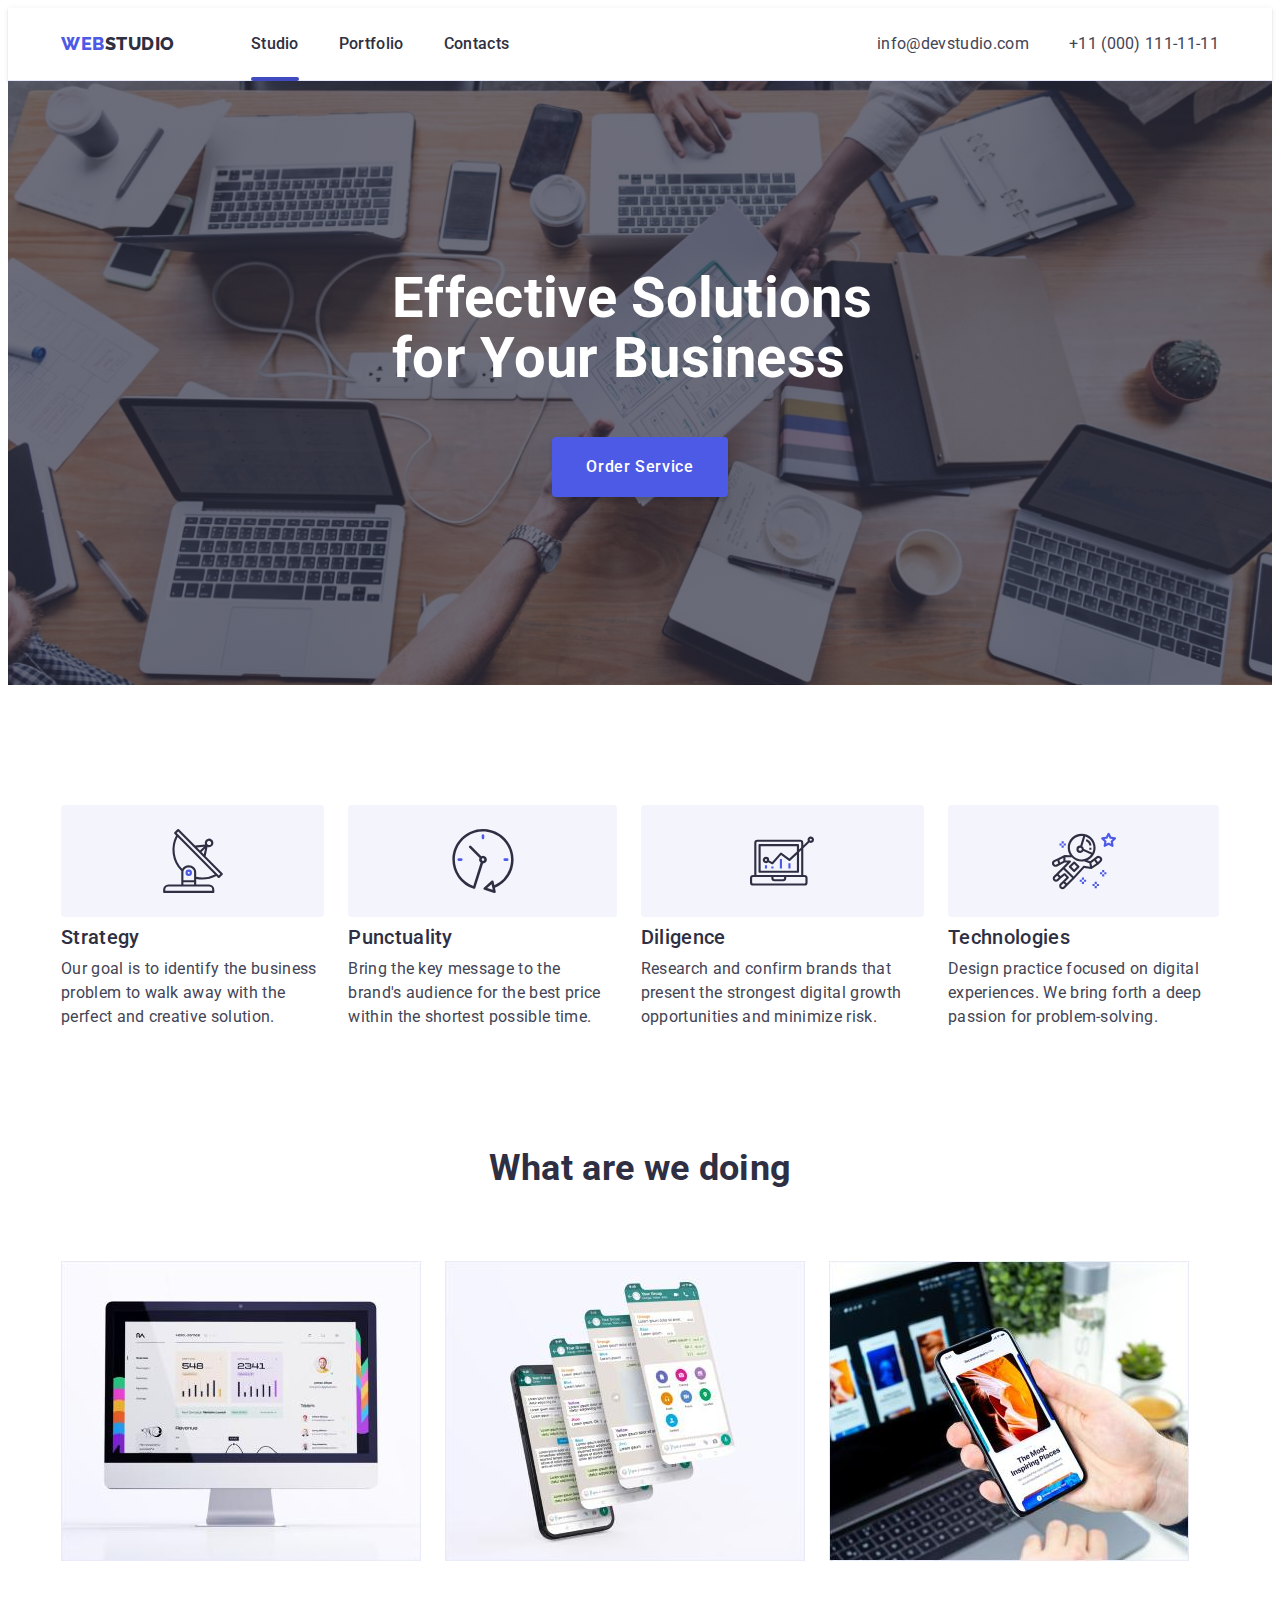
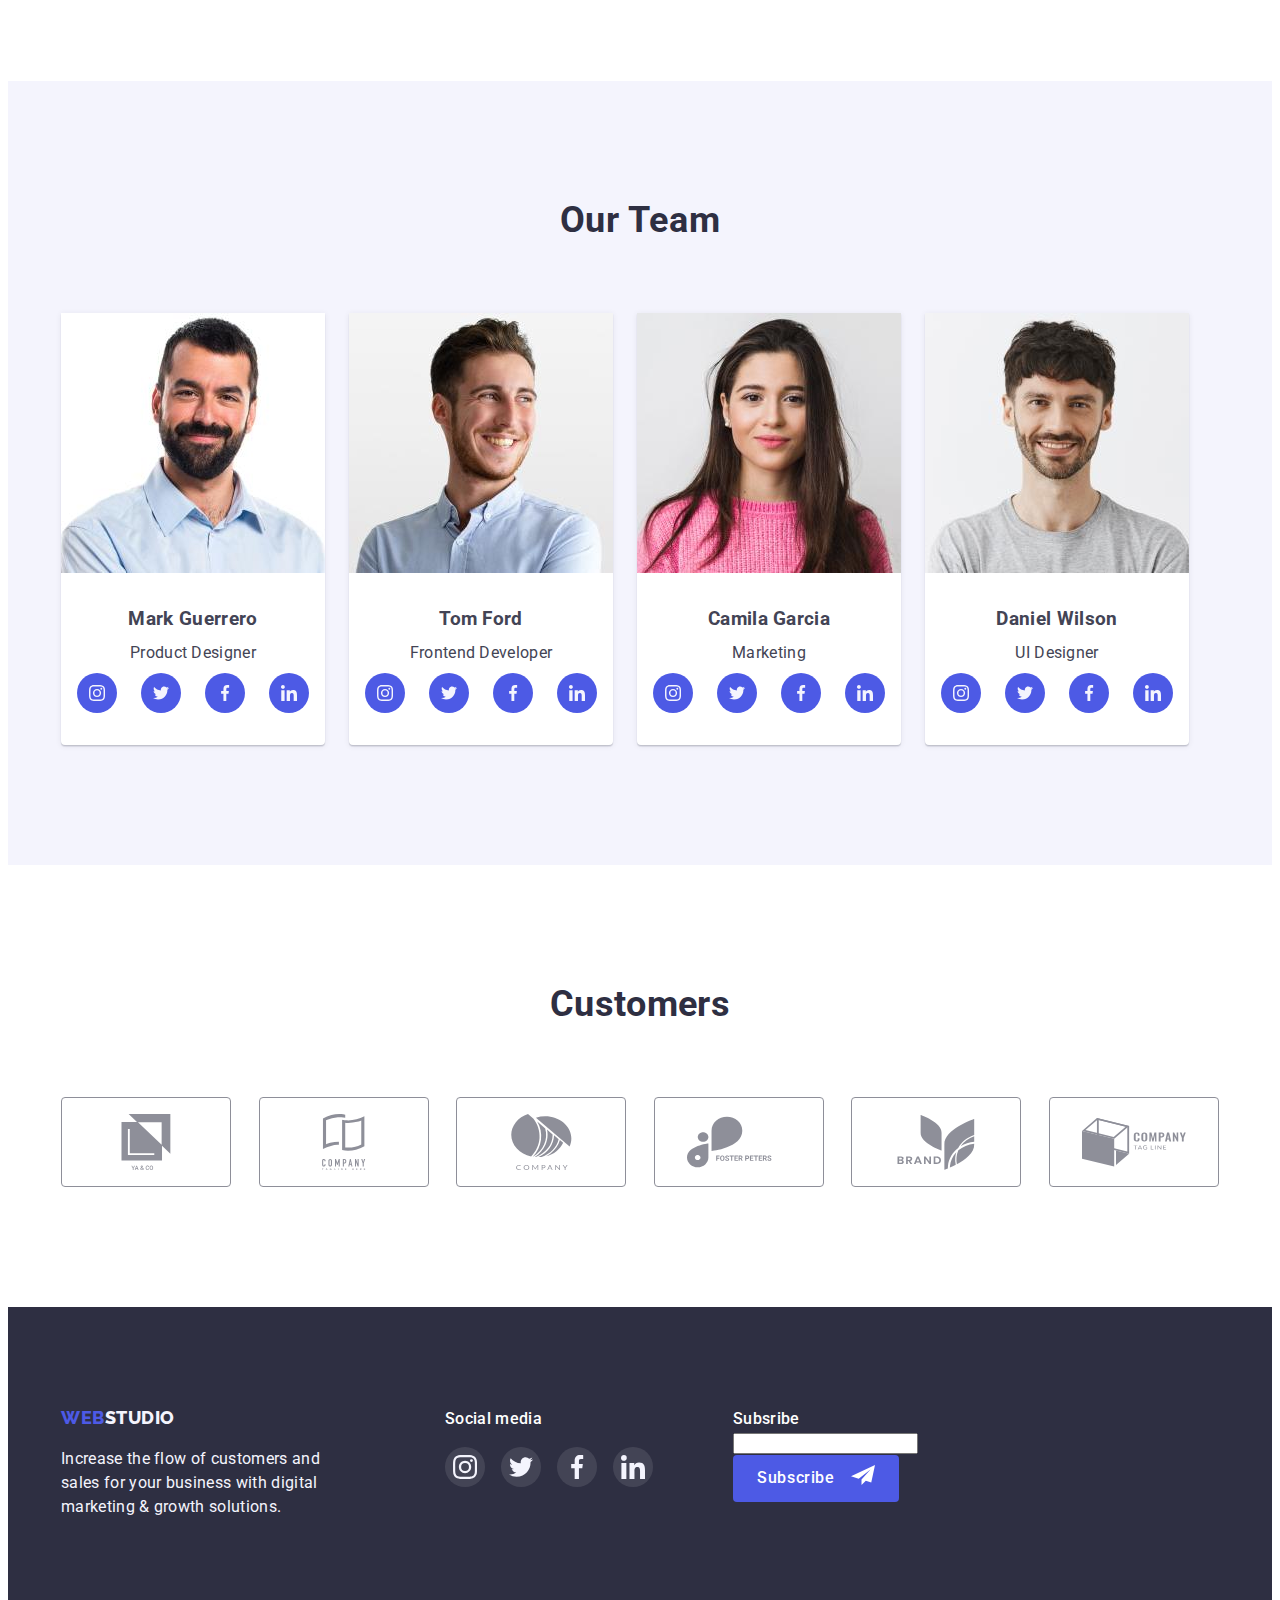
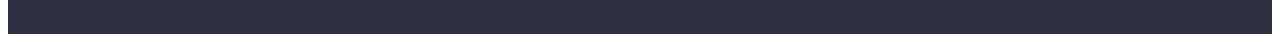
<file: index.html>
<!DOCTYPE html>
<html lang="en">
  <head>
    <meta charset="UTF-8" />
    <meta http-equiv="X-UA-Compatible" content="IE=edge" />
    <meta name="viewport" content="width=device-width, initial-scale=1.0" />
    <link rel="preconnect" href="https://fonts.googleapis.com" />
    <link rel="preconnect" href="https://fonts.gstatic.com" crossorigin />
    <link
      href="https://fonts.googleapis.com/css2?family=Raleway:wght@800&family=Roboto:wght@400;500;700;900&display=swap"
      rel="stylesheet"
    />
    <link
      rel="stylesheet"
      href="https://cdnjs.cloudflare.com/ajax/libs/modern-normalize/1.1.0/modern-normalize.min.css"
      integrity="sha512-wpPYUAdjBVSE4KJnH1VR1HeZfpl1ub8YT/NKx4PuQ5NmX2tKuGu6U/JRp5y+Y8XG2tV+wKQpNHVUX03MfMFn9Q=="
      crossorigin="anonymous"
      referrerpolicy="no-referrer"
    />
    <link rel="stylesheet" href="./css/styles.css" />
    <title>Web Studio</title>
  </head>

  <body>
    <header class="header">
      <div class="container header-container">
        <nav class="nav-items">
          <a class="logo link" href="./index.html"
            >Web<span class="nav-logo-studio">Studio</span></a
          >
          <ul class="list nav-list">
            <li class="">
              <a class="link current" href="./index.html">Studio</a>
            </li>
            <li class="">
              <a class="link" href="./portfolio.html">Portfolio</a>
            </li>
            <li class=""><a class="link" href="">Contacts</a></li>
          </ul>
        </nav>
        <address class="contact">
          <ul class="list contact-list">
            <li class="">
              <a class="link" href="mailto:info@devstudio.com"
                >info@devstudio.com</a
              >
            </li>
            <li>
              <a class="link" href="tel:+110001111111">+11 (000) 111-11-11</a>
            </li>
          </ul>
        </address>
      </div>
    </header>
    <main>
      <section class="hero hero-wrap">
        <div class="container">
          <h1 class="hero-title">Effective Solutions for Your Business</h1>
          <button class="btn hero-btn" data-modal-open type="button">
            Order Service
          </button>
        </div>
      </section>
      <section class="section">
        <div class="container">
          <h2 class="hidden-title" hidden>skills</h2>
          <ul class="list skills-box">
            <li class="list-item icon-antena">
              <h3 class="skills-title">Strategy</h3>
              <p class="skills-text">
                Our goal is to identify the business problem to walk away with
                the perfect and creative solution.
              </p>
            </li>
            <li class="list-item icon-clock">
              <h3 class="skills-title">Punctuality</h3>
              <p class="skills-text">
                Bring the key message to the brand's audience for the best price
                within the shortest possible time.
              </p>
            </li>
            <li class="list-item icon-diagram">
              <h3 class="skills-title">Diligence</h3>
              <p class="skills-text">
                Research and confirm brands that present the strongest digital
                growth opportunities and minimize risk.
              </p>
            </li>
            <li class="list-item icon-astronaut">
              <h3 class="skills-title">Technologies</h3>
              <p class="skills-text">
                Design practice focused on digital experiences. We bring forth a
                deep passion for problem-solving.
              </p>
            </li>
          </ul>
        </div>
      </section>
      <section class="work-section">
        <div class="container works-box">
          <h2 class="works-title">What are we doing</h2>
          <ul class="list">
            <li>
              <img
                src="./images/img1.jpg"
                width="360"
                height="300"
                alt="mac-monitor"
              />
            </li>
            <li>
              <img
                src="./images/img2.jpg"
                width="360"
                height="300"
                alt="many-sites-on-phone"
              />
            </li>
            <li>
              <img
                src="./images/img3.jpg"
                width="360"
                height="300"
                alt="phone-in-hand-notebook-background"
              />
            </li>
          </ul>
        </div>
      </section>
      <section class="team section">
        <div class="container">
          <h2 class="team-title">Our Team</h2>
          <ul class="list team-box">
            <li class="team-list-item">
              <img
                src="./images/mark.jpg"
                width="264"
                height="260"
                alt="photo-desinger"
              />
              <div class="team-card-text team-social">
                <h3 class="team-card-title">Mark Guerrero</h3>
                <p class="">Product Designer</p>
                <ul class="team-soc-list list">
                  <li class="team-soc-item">
                    <a class="team-soc-link link" href=""
                      ><svg class="team-soc-icon" width="16" height="16">
                        <use
                          href="./images/icons/sprite-icons.svg#icon-instagram"
                        ></use></svg
                    ></a>
                  </li>
                  <li class="team-soc-item">
                    <a class="team-soc-link link" href=""
                      ><svg class="team-soc-icon" width="16" height="16">
                        <use
                          href="./images/icons/sprite-icons.svg#icon-twitter"
                        ></use></svg
                    ></a>
                  </li>
                  <li class="team-soc-item">
                    <a class="team-soc-link link" href=""
                      ><svg class="team-soc-icon" width="16" height="16">
                        <use
                          href="./images/icons/sprite-icons.svg#icon-facebook"
                        ></use></svg
                    ></a>
                  </li>
                  <li class="team-soc-item">
                    <a class="team-soc-link link" href=""
                      ><svg class="team-soc-icon" width="16" height="16">
                        <use
                          href="./images/icons/sprite-icons.svg#icon-linkedin"
                        ></use></svg
                    ></a>
                  </li>
                </ul>
              </div>
            </li>
            <li class="team-list-item">
              <img
                src="./images/tom.jpg"
                width="264"
                height="260"
                alt="photo-dev"
              />
              <div class="team-card-text team-social">
                <h3 class="team-card-title">Tom Ford</h3>
                <p class="">Frontend Developer</p>
                <ul class="team-soc-list list">
                  <li class="team-soc-item">
                    <a class="team-soc-link link" href=""
                      ><svg class="team-soc-icon" width="16" height="16">
                        <use
                          href="./images/icons/sprite-icons.svg#icon-instagram"
                        ></use></svg
                    ></a>
                  </li>
                  <li class="team-soc-item">
                    <a class="team-soc-link link" href=""
                      ><svg class="team-soc-icon" width="16" height="16">
                        <use
                          href="./images/icons/sprite-icons.svg#icon-twitter"
                        ></use></svg
                    ></a>
                  </li>
                  <li class="team-soc-item">
                    <a class="team-soc-link link" href=""
                      ><svg class="team-soc-icon" width="16" height="16">
                        <use
                          href="./images/icons/sprite-icons.svg#icon-facebook"
                        ></use></svg
                    ></a>
                  </li>
                  <li class="team-soc-item">
                    <a class="team-soc-link link" href=""
                      ><svg class="team-soc-icon" width="16" height="16">
                        <use
                          href="./images/icons/sprite-icons.svg#icon-linkedin"
                        ></use></svg
                    ></a>
                  </li>
                </ul>
              </div>
            </li>
            <li class="team-list-item">
              <img
                src="./images/camila.jpg"
                width="264"
                height="260"
                alt="photo-marketing"
              />
              <div class="team-card-text team-social">
                <h3 class="team-card-title">Camila Garcia</h3>
                <p class="">Marketing</p>
                <ul class="team-soc-list list">
                  <li class="team-soc-item">
                    <a class="team-soc-link link" href=""
                      ><svg class="team-soc-icon" width="16" height="16">
                        <use
                          href="./images/icons/sprite-icons.svg#icon-instagram"
                        ></use></svg
                    ></a>
                  </li>
                  <li class="team-soc-item">
                    <a class="team-soc-link link" href=""
                      ><svg class="team-soc-icon" width="16" height="16">
                        <use
                          href="./images/icons/sprite-icons.svg#icon-twitter"
                        ></use></svg
                    ></a>
                  </li>
                  <li class="team-soc-item">
                    <a class="team-soc-link link" href=""
                      ><svg class="team-soc-icon" width="16" height="16">
                        <use
                          href="./images/icons/sprite-icons.svg#icon-facebook"
                        ></use></svg
                    ></a>
                  </li>
                  <li class="team-soc-item">
                    <a class="team-soc-link link" href=""
                      ><svg class="team-soc-icon" width="16" height="16">
                        <use
                          href="./images/icons/sprite-icons.svg#icon-linkedin"
                        ></use></svg
                    ></a>
                  </li>
                </ul>
              </div>
            </li>
            <li class="team-list-item">
              <img
                src="./images/daniel.jpg"
                width="264"
                height="260"
                alt="photo-ui-desinger"
              />
              <div class="team-card-text team-social">
                <h3 class="team-card-title">Daniel Wilson</h3>
                <p class="">UI Designer</p>
                <ul class="team-soc-list list">
                  <li class="team-soc-item">
                    <a class="team-soc-link link" href=""
                      ><svg class="team-soc-icon" width="16" height="16">
                        <use
                          href="./images/icons/sprite-icons.svg#icon-instagram"
                        ></use></svg
                    ></a>
                  </li>
                  <li class="team-soc-item">
                    <a class="team-soc-link link" href=""
                      ><svg class="team-soc-icon" width="16" height="16">
                        <use
                          href="./images/icons/sprite-icons.svg#icon-twitter"
                        ></use></svg
                    ></a>
                  </li>
                  <li class="team-soc-item">
                    <a class="team-soc-link link" href=""
                      ><svg class="team-soc-icon" width="16" height="16">
                        <use
                          href="./images/icons/sprite-icons.svg#icon-facebook"
                        ></use></svg
                    ></a>
                  </li>
                  <li class="team-soc-item">
                    <a class="team-soc-link link" href=""
                      ><svg class="team-soc-icon" width="16" height="16">
                        <use
                          href="./images/icons/sprite-icons.svg#icon-linkedin"
                        ></use></svg
                    ></a>
                  </li>
                </ul>
              </div>
            </li>
          </ul>
        </div>
      </section>
      <section class="section clients">
        <div class="container">
          <h2 class="client-title">Customers</h2>
          <ul class="list client-list">
            <li>
              <a class="link link-clients" href=""
                ><svg class="client-icon" width="104" height="56">
                  <use
                    href="./images/icons/sprite-icons.svg#icon-group1"
                  ></use></svg
              ></a>
            </li>
            <li>
              <a class="link link-clients" href=""
                ><svg class="client-icon" width="104" height="56">
                  <use
                    href="./images/icons/sprite-icons.svg#icon-group2"
                  ></use></svg
              ></a>
            </li>
            <li>
              <a class="link link-clients" href=""
                ><svg class="client-icon" width="104" height="56">
                  <use
                    href="./images/icons/sprite-icons.svg#icon-group3"
                  ></use></svg
              ></a>
            </li>
            <li>
              <a class="link link-clients" href=""
                ><svg class="client-icon" width="104" height="56">
                  <use
                    href="./images/icons/sprite-icons.svg#icon-group4"
                  ></use></svg
              ></a>
            </li>
            <li>
              <a class="link link-clients" href=""
                ><svg class="client-icon" width="104" height="56">
                  <use
                    href="./images/icons/sprite-icons.svg#icon-group5"
                  ></use></svg
              ></a>
            </li>
            <li class="">
              <a class="link link-clients" href=""
                ><svg class="client-icon" width="104" height="56">
                  <use
                    href="./images/icons/sprite-icons.svg#icon-group6"
                  ></use></svg
              ></a>
            </li>
          </ul>
        </div>
      </section>
    </main>
    <footer class="footer">
      <div class="container">
        <div class="footer-content">
          <div class="footer-logo-text">
            <a class="logo link footer-logo" href="./index.html"
              >Web<span class="footer-logo-studio">Studio</span></a
            >
            <p class="footer-text">
              Increase the flow of customers and sales for your business with
              digital marketing & growth solutions.
            </p>
          </div>

          <div class="footer-soc-media-sub">
            <div class="footer-soc-media">
              <h3 class="title-soc-media">Social media</h3>
              <ul class="footer-soc-list list">
                <li class="footer-soc-item">
                  <a class="footer-soc-link link" href=""
                    ><svg class="footer-soc-icon" width="24" height="24">
                      <use
                        href="./images/icons/sprite-icons.svg#icon-instagram"
                      ></use></svg
                  ></a>
                </li>
                <li class="footer-soc-item">
                  <a class="footer-soc-link link" href=""
                    ><svg class="footer-soc-icon" width="24" height="24">
                      <use
                        href="./images/icons/sprite-icons.svg#icon-twitter"
                      ></use></svg
                  ></a>
                </li>
                <li class="footer-soc-item">
                  <a class="footer-soc-link link" href=""
                    ><svg class="footer-soc-icon" width="24" height="24">
                      <use
                        href="./images/icons/sprite-icons.svg#icon-facebook"
                      ></use></svg
                  ></a>
                </li>
                <li class="footer-soc-item">
                  <a class="footer-soc-link link" href=""
                    ><svg class="footer-soc-icon" width="24" height="24">
                      <use
                        href="./images/icons/sprite-icons.svg#icon-linkedin"
                      ></use></svg
                  ></a>
                </li>
              </ul>
            </div>
            <div class="subsribe">
              <h3 class="sub-title">Subsribe</h3>
              <form>
                <div class="sub-form">
                  <label
                    ><input
                      class="sub-input"
                      type="text"
                      name="user-email"
                      placeholder="E-mail"
                  /></label>
                  <button class="btn sub-btn" type="submit">
                    Subscribe<span
                      ><svg class="sub-icon" width="24" height="24">
                        <use
                          href="./images/icons/sprite-icons.svg#icon-subscibe"
                        ></use></svg
                    ></span>
                  </button>
                </div>
              </form>
            </div>
          </div>
        </div>
      </div>
    </footer>
    <div class="backdrop is-hidden" data-modal>
      <div class="modal">
        <button class="modal-close-btn" data-modal-close type="button">
          <svg class="icon-close" width="8" height="8">
            <use href="./images/icons/sprite-icons.svg#icon-close"></use>
          </svg>
        </button>

        <div class="modal-content">
          <p class="modal-text">
            Leave your contacts and we will call you back
          </p>
          <form class="modal-form">
            <div class="modal-field">
              <label class="modal-label">Name</label>
              <input
                type="text"
                name="name"
                class="modal-input"
                id=""
                autofocus
              /><svg class="modal-icon" width="18" height="24">
                <use href="./images/icons/sprite-icons.svg#icon-person"></use>
              </svg>
            </div>

            <div class="modal-field">
              <label class="modal-label"> Phone</label>
              <input type="tel" name="phone" class="modal-input" /><svg
                class="modal-icon"
                width="18"
                height="24"
              >
                <use href="./images/icons/sprite-icons.svg#icon-phone"></use>
              </svg>
            </div>
            <div class="modal-field">
              <label for="user-mail" class="modal-label input-text"
                >Email</label
              >
              <input
                type="email"
                id="user-mail"
                name="email"
                class="modal-input"
              /><svg class="modal-icon" width="18" height="24">
                <use href="./images/icons/sprite-icons.svg#icon-email"></use>
              </svg>
            </div>

            <div class="text-area-wrap">
              <label class="modal-label" for="textarea">Comment</label>
              <textarea
                class="modal-textarea modal-input"
                name="comment"
                id="textarea"
                placeholder="Text input"
              ></textarea>
            </div>

            <input
              class="input-check hidden-title"
              type="checkbox"
              name=""
              id="accept"
              value="true"
            />
            <label for="accept"
              ><span class="icon-check"
                ><svg class="icon-accept" width="10" height="8">
                  <use
                    href="./images/icons/sprite-icons.svg#icon-check"
                  ></use></svg
              ></span>
              Click <a href="">Privacy</a></label
            >

            <label class="modal-accept" for="accept">
              <input
                class="input-check hidden-title"
                type="checkbox"
                name="accept"
                id="accept"
              />
              <span class="icon-check"
                ><svg class="icon-accept" width="10" height="8">
                  <use
                    href="./images/icons/sprite-icons.svg#icon-check"
                  ></use></svg
              ></span>
              <span class="accept-text"
                >I accept the terms and conditions of the
                <a href="#">Privacy Policy</a>
              </span>
            </label>
            <button class="btn send-button" type="submit">Send</button>
          </form>
        </div>
      </div>
    </div>
    <script src="./js/modal.js"></script>
  </body>
</html>
</file>
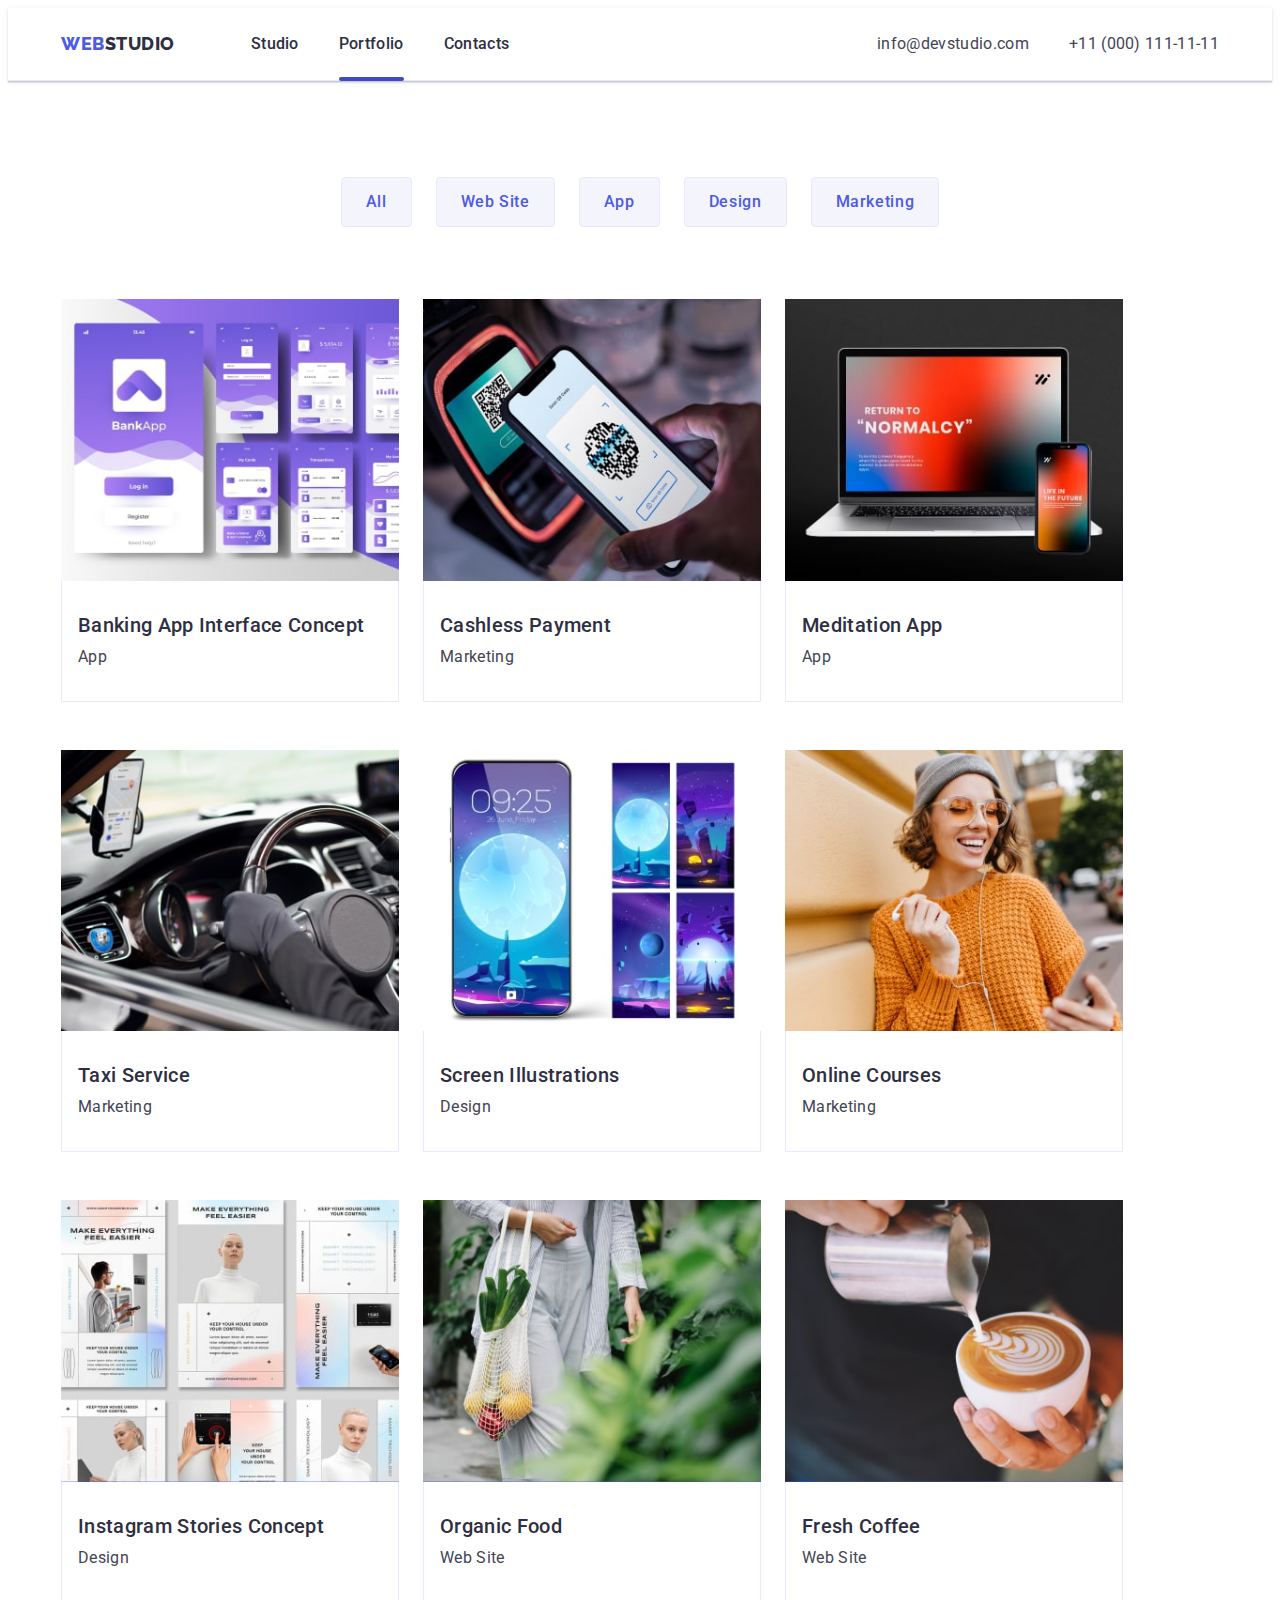
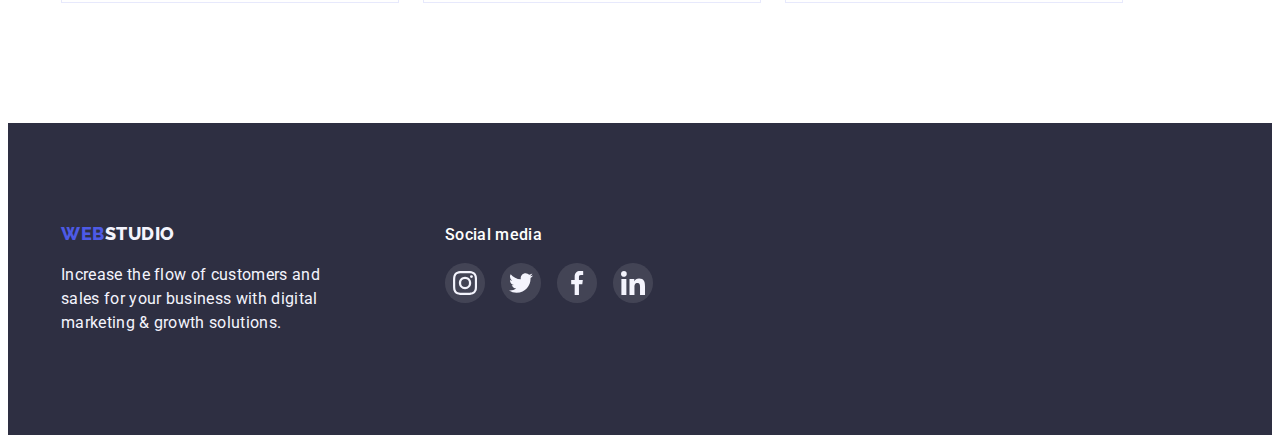
<file: portfolio.html>
<!DOCTYPE html>
<html lang="en">
  <head>
    <meta charset="UTF-8" />
    <meta http-equiv="X-UA-Compatible" content="IE=edge" />
    <meta name="viewport" content="width=device-width, initial-scale=1.0" />
    <link rel="preconnect" href="https://fonts.googleapis.com" />
    <link rel="preconnect" href="https://fonts.gstatic.com" crossorigin />
    <link
      href="https://fonts.googleapis.com/css2?family=Raleway:wght@800&family=Roboto:wght@400;500;700;900&display=swap"
      rel="stylesheet"
    />
    <link
      rel="stylesheet"
      href="https://cdnjs.cloudflare.com/ajax/libs/modern-normalize/1.1.0/modern-normalize.min.css"
      integrity="sha512-wpPYUAdjBVSE4KJnH1VR1HeZfpl1ub8YT/NKx4PuQ5NmX2tKuGu6U/JRp5y+Y8XG2tV+wKQpNHVUX03MfMFn9Q=="
      crossorigin="anonymous"
      referrerpolicy="no-referrer"
    />
    <link rel="stylesheet" href="./css/styles.css" />
    <title>Portfolio</title>
  </head>
  <body>
    <header class="header">
      <div class="container header-container">
        <nav class="nav-items">
          <a class="logo link" href="./index.html"
            >Web<span class="nav-logo-studio">Studio</span></a
          >
          <ul class="list nav-list">
            <li><a class="link" href="./index.html">Studio</a></li>
            <li>
              <a class="link current" href="./portfolio.html">Portfolio</a>
            </li>
            <li><a class="link" href="">Contacts</a></li>
          </ul>
        </nav>
        <address class="contact">
          <ul class="list contact-list">
            <li class="">
              <a class="link" href="mailto:info@devstudio.com"
                >info@devstudio.com</a
              >
            </li>
            <li>
              <a class="link" href="tel:+110001111111">+11 (000) 111-11-11</a>
            </li>
          </ul>
        </address>
      </div>
    </header>
    <main>
      <section class="menu">
        <div class="container">
          <h1 class="hidden-title">portfolio</h1>
          <ul class="list list-btns">
            <li><button class="btn menu-btn" type="button">All</button></li>
            <li>
              <button class="btn menu-btn" type="button">Web Site</button>
            </li>
            <li><button class="btn menu-btn" type="button">App</button></li>
            <li>
              <button class="btn menu-btn" type="button">Design</button>
            </li>
            <li>
              <button class="btn menu-btn" type="button">Marketing</button>
            </li>
          </ul>
          <ul class="list card-set">
            <li class="item">
              <a class="link card-link" href="#"
                ><div class="thumb">
                  <img
                    src="./images/portfolio/bank-app.jpg"
                    alt="mobile-banking-app-interface"
                    width="360"
                  />
                  <div class="overlay">
                    <p class="card-overlay-text">
                      14 Stylish and User-Friendly App Design Concepts · Task
                      Manager App · Calorie Tracker App · Exotic Fruit Ecommerce
                      App · Cloud Storage App
                    </p>
                  </div>
                </div>

                <div class="card-content">
                  <h2 class="menu-title">Banking App Interface Concept</h2>
                  <p class="card-text">App</p>
                </div></a
              >
            </li>
            <li class="item">
              <a class="link card-link" href="#">
                <div class="thumb">
                  <img
                    src="./images/portfolio/pay.jpg"
                    alt="phone-and-terminal-pay"
                    width="360"
                  />
                  <div class="overlay">
                    <p>
                      14 Stylish and User-Friendly App Design Concepts · Task
                      Manager App · Calorie Tracker App · Exotic Fruit Ecommerce
                      App · Cloud Storage App
                    </p>
                  </div>
                </div>
                <div class="card-content">
                  <h2 class="menu-title">Cashless Payment</h2>
                  <p class="card-text">Marketing</p>
                </div>
              </a>
            </li>

            <li class="item">
              <a class="link card-link" href="#">
                <div class="thumb">
                  <img
                    src="./images/portfolio/meditation.jpg"
                    alt="laptop-and-phone"
                    width="360"
                  />
                  <div class="overlay">
                    <p>
                      14 Stylish and User-Friendly App Design Concepts · Task
                      Manager App · Calorie Tracker App · Exotic Fruit Ecommerce
                      App · Cloud Storage App
                    </p>
                  </div>
                </div>

                <div class="card-content">
                  <h2 class="menu-title">Meditation App</h2>
                  <p class="card-text">App</p>
                </div>
              </a>
            </li>
            <li class="item">
              <a class="link card-link" href="#">
                <div class="thumb">
                  <img
                    src="./images/portfolio/taxi.jpg"
                    alt="paying-attention-on-road"
                    width="360"
                  />
                  <div class="overlay">
                    <p>
                      14 Stylish and User-Friendly App Design Concepts · Task
                      Manager App · Calorie Tracker App · Exotic Fruit Ecommerce
                      App · Cloud Storage App
                    </p>
                  </div>
                </div>
                <div class="card-content">
                  <h2 class="menu-title">Taxi Service</h2>
                  <p class="card-text">Marketing</p>
                </div>
              </a>
            </li>
            <li class="item">
              <a class="link card-link" href="#">
                <div class="thumb">
                  <img
                    src="./images/portfolio/illustrations.jpg"
                    alt="moon-illustration-on-phone"
                    width="360"
                  />
                  <div class="overlay">
                    <p>
                      14 Stylish and User-Friendly App Design Concepts · Task
                      Manager App · Calorie Tracker App · Exotic Fruit Ecommerce
                      App · Cloud Storage App
                    </p>
                  </div>
                </div>
                <div class="card-content">
                  <h2 class="menu-title">Screen Illustrations</h2>
                  <p class="card-text">Design</p>
                </div></a
              >
            </li>
            <li class="item">
              <a class="link card-link" href="#">
                <div class="thumb">
                  <img
                    src="./images/portfolio/online.jpg"
                    alt="happy-blond-hair-woman"
                    width="360"
                  />
                  <div class="overlay">
                    <p>
                      14 Stylish and User-Friendly App Design Concepts · Task
                      Manager App · Calorie Tracker App · Exotic Fruit Ecommerce
                      App · Cloud Storage App
                    </p>
                  </div>
                </div>
                <div class="card-content">
                  <h2 class="menu-title">Online Courses</h2>
                  <p class="card-text">Marketing</p>
                </div></a
              >
            </li>
            <li class="item">
              <a class="link card-link" href="#">
                <div class="thumb">
                  <img
                    src="./images/portfolio/stories.jpg"
                    alt="stories-from-social-media"
                    width="360"
                  />
                  <div class="overlay">
                    <p>
                      14 Stylish and User-Friendly App Design Concepts · Task
                      Manager App · Calorie Tracker App · Exotic Fruit Ecommerce
                      App · Cloud Storage App
                    </p>
                  </div>
                </div>
                <div class="card-content">
                  <h2 class="menu-title">Instagram Stories Concept</h2>
                  <p class="card-text">Design</p>
                </div></a
              >
            </li>
            <li class="item">
              <a class="link card-link" href="#">
                <div class="thumb">
                  <img
                    src="./images/portfolio/organic.jpg"
                    alt="photo-eco-bag-with-food"
                    width="360"
                  />
                  <div class="overlay">
                    <p>
                      14 Stylish and User-Friendly App Design Concepts · Task
                      Manager App · Calorie Tracker App · Exotic Fruit Ecommerce
                      App · Cloud Storage App
                    </p>
                  </div>
                </div>
                <div class="card-content">
                  <h2 class="menu-title">Organic Food</h2>
                  <p class="card-text">Web Site</p>
                </div></a
              >
            </li>
            <li class="item">
              <a class="link card-link" href="#">
                <div class="thumb">
                  <img
                    src="./images/portfolio/cofee.jpg"
                    alt="coffe-art"
                    width="360"
                  />
                  <div class="overlay">
                    <p>
                      14 Stylish and User-Friendly App Design Concepts · Task
                      Manager App · Calorie Tracker App · Exotic Fruit Ecommerce
                      App · Cloud Storage App
                    </p>
                  </div>
                </div>
                <div class="card-content">
                  <h2 class="menu-title">Fresh Coffee</h2>
                  <p class="card-text">Web Site</p>
                </div></a
              >
            </li>
          </ul>
        </div>
      </section>
    </main>
    <footer class="footer">
      <div class="container">
        <div class="footer-content">
          <div class="footer-logo-text">
            <a class="logo link footer-logo" href="./index.html"
              >Web<span class="footer-logo-studio">Studio</span></a
            >
            <p class="footer-text">
              Increase the flow of customers and sales for your business with
              digital marketing & growth solutions.
            </p>
          </div>

          <div class="footer-soc-media-sub">
            <div class="footer-soc-media">
              <h3 class="title-soc-media">Social media</h3>
              <ul class="footer-soc-list list">
                <li class="footer-soc-item">
                  <a class="footer-soc-link link" href=""
                    ><svg class="footer-soc-icon" width="24" height="24">
                      <use
                        href="./images/icons/sprite-icons.svg#icon-instagram"
                      ></use></svg
                  ></a>
                </li>
                <li class="footer-soc-item">
                  <a class="footer-soc-link link" href=""
                    ><svg class="footer-soc-icon" width="24" height="24">
                      <use
                        href="./images/icons/sprite-icons.svg#icon-twitter"
                      ></use></svg
                  ></a>
                </li>
                <li class="footer-soc-item">
                  <a class="footer-soc-link link" href=""
                    ><svg class="footer-soc-icon" width="24" height="24">
                      <use
                        href="./images/icons/sprite-icons.svg#icon-facebook"
                      ></use></svg
                  ></a>
                </li>
                <li class="footer-soc-item">
                  <a class="footer-soc-link link" href=""
                    ><svg class="footer-soc-icon" width="24" height="24">
                      <use
                        href="./images/icons/sprite-icons.svg#icon-linkedin"
                      ></use></svg
                  ></a>
                </li>
              </ul>
            </div>
          </div>
        </div>
      </div>
    </footer>
  </body>
</html>
</file>
<file: css/styles.css>
:root {
  --primary-text-color: #434455;
  --title-text-color: #2e2f42;
  --accent-color: #4d5ae5;
  --hero-text-color: #ffffff;
  --team-color: #f4f4fd;
  --primary-color: #404bbf;
  --subtle-color: #e7e9fc;
  --group-color: #8e8f99;
  --succes-color: #31d0aa;
  --card-set-gap-top: 48px;
  --card-set-gap-left: 24px;
  --card-border: 1px solid var(--subtle-color);
  --box-gap: 24px;
  --box-margin-top: 72px;
  --section-padding-top: 120px;
  --section-padding-bottom: 120px;
  --modal-bg-color: #fcfcfc;
  --timing-function: cubic-bezier(0.4, 0, 0.2, 1);
}

body {
  font-family: "Roboto", sans-serif;
  font-weight: 400;
  font-size: 16px;
  line-height: 1.5;
  letter-spacing: 0.02em;
  color: var(--primary-text-color);
}
p,
h1,
h2,
h3 {
  margin: 0;
}

ul {
  list-style-type: none;
  padding-left: 0;
  margin: 0;
}
button {
  margin: 0;
  cursor: pointer;
}

img {
  display: block;
  max-width: 100%;
}
.container {
  width: 1158px;
  padding-left: 15px;
  padding-right: 15px;
  margin: 0 auto;
}
/* links */

.link {
  text-decoration: none;
  color: var(--nav-active-color);
  transition-property: color;
  transition-duration: 250ms;
  transition-timing-function: var(--timing-function);
}
.link:hover,
.link:focus {
  color: var(--primary-color);
}

/* button */

.btn {
  display: inline-block;
  font-family: "Roboto", sans-serif;
  font-weight: 500;
  font-size: 16px;
  line-height: 1.5;
  letter-spacing: 0.04em;
  cursor: pointer;
}

/* logo */
.logo {
  font-family: "Raleway", sans-serif;
  font-weight: 800;
  font-size: 18px;
  line-height: 1.17;
  letter-spacing: 0.03em;
  text-transform: uppercase;
  color: var(--accent-color);
}
.header {
  border-bottom: 1px solid var(--subtle-color);
  box-shadow: 0px 2px 1px rgba(46, 47, 66, 0.08),
    0px 1px 1px rgba(46, 47, 66, 0.16), 0px 1px 6px rgba(46, 47, 66, 0.08);
  padding-top: 24px;
  padding-bottom: 24px;
  color: var(--subtle-color);
}
.header-container {
  display: flex;
  justify-content: space-between;
}

/*nav elements */

.nav-logo-studio {
  color: var(--title-text-color);
}

.nav-items {
  display: flex;
  align-items: center;
  gap: 76px;
  font-weight: 500;
  color: var(--title-text-color);
}
.nav-list {
  display: flex;
  gap: 40px;
  font-weight: 500;
  color: var(--title-text-color);
}
.current {
  display: block;
  position: relative;
  padding-bottom: 0;
}
.current::after {
  position: absolute;
  content: "";
  width: 100%;
  height: 4px;
  left: 0;
  bottom: -104%;
  border-radius: 2px;
  background-color: var(--primary-color);
}
/* .box-contact{

} */
.contact {
  font-style: normal;
  color: var(--primary-text-color);
}
.contact-list {
  display: flex;
  gap: 40px;
}

/*? hero */
.hero-wrap {
  display: block;
  max-width: 1440px;
  margin-left: auto;
  margin-right: auto;
  background-color: var(--title-text-color);
  background-image: linear-gradient(
      to right,
      rgba(46, 47, 66, 0.7),
      rgba(46, 47, 66, 0.7)
    ),
    url(../images/hero-bg-image.jpg);
  background-repeat: no-repeat;
  background-position: center;
  background-size: cover;
}
.hero-title {
  display: block;
  justify-content: center;
  margin: 0 auto;
  margin-bottom: 48px;
  max-width: 496px;
}
.hero-title {
  font-weight: 700;
  font-size: 56px;
  line-height: 1.07;
}
.works-title {
  text-align: center;
  font-weight: 700;
  font-size: 36px;
  line-height: 1.11;
  color: var(--title-text-color);
}
.skills-bg {
  display: flex;
}
.skills-title {
  font-weight: 500;
  font-size: 20px;
  line-height: 1.2;
  color: var(--title-text-color);
}
.hero {
  padding: 188px 0;
  font-weight: 700;
  font-size: 56px;
  line-height: 1.07;
  color: var(--hero-text-color);
}
.hidden-title {
  position: absolute;
  width: 1px;
  height: 1px;
  margin: -1px;
  border: 0;
  padding: 0;
  white-space: nowrap;
  clip-path: inset(100%);
  clip: rect(0 0 0 0);
  overflow: hidden;
}

.hero-btn {
  display: block;
  margin: 0 auto;
  padding: 16px 32px;
  border-color: transparent;
  box-shadow: 0px 4px 4px rgba(0, 0, 0, 0.15);
  border-radius: 4px;
  color: var(--hero-text-color);
  background-color: var(--accent-color);

  transition-property: background-color;
  transition-duration: 250ms;
  transition-timing-function: var(--timing-function);
}
.hero-btn:hover,
.hero-btn:focus {
  background-color: var(--primary-color);
}
/* todo skills */
.section {
  padding-top: var(--section-padding-top);
  padding-bottom: var(--section-padding-bottom);
}

.skills-box {
  display: flex;
  gap: var(--box-gap);
}
.list-item::before {
  display: block;
  margin-bottom: 8px;
  height: 112px;
  border-radius: 4px;
  content: "";
  background-size: 64px;
  background-position: center;
  background-repeat: no-repeat;
  background-color: var(--team-color);
}
.icon-antena::before {
  background-image: url(../images/icons/antenna.svg);
}
.icon-clock::before {
  background-image: url(../images/icons/clock.svg);
}
.icon-diagram::before {
  background-image: url(../images/icons/diagram.svg);
}
.icon-astronaut::before {
  background-image: url(../images/icons/astronaut.svg);
}
.skills-text {
  margin-top: 8px;
}
.work-section {
  padding-bottom: var(--section-padding-bottom);
}
.works-box .list {
  display: flex;
  gap: var(--box-gap);
  margin-top: var(--box-margin-top);
}
.team-title {
  font-weight: 700;
  font-size: 36px;
  line-height: 1.11;
  letter-spacing: 0.02em;
  text-align: center;
  color: var(--title-text-color);
}
.team-box {
  display: flex;
  gap: var(--box-gap);
  margin-top: var(--box-margin-top);
}

/* team */
.team-card-text {
  text-align: center;
  padding: 32px 16px;
}
.team-card-title {
  margin-bottom: 8px;
}
.team {
  background-color: var(--team-color);
}
.team-list-item {
  box-shadow: 0px 1px 6px rgba(46, 47, 66, 0.08),
    0px 1px 1px rgba(46, 47, 66, 0.16), 0px 2px 1px rgba(46, 47, 66, 0.08);
  border-radius: 0px 0px 4px 4px;
  background-color: var(--hero-text-color);
}
.team-social > p {
  margin-bottom: 8px;
}
.team-soc-list {
  display: flex;
  border: none;
  gap: 24px;
  justify-content: center;
}
.team-soc-item {
  width: 40px;
  height: 40px;
}
.team-soc-link {
  width: 100%;
  height: 100%;
  border-radius: 50%;
  background-color: var(--accent-color);
  display: flex;
  align-items: center;
  justify-content: center;

  transition-property: background-color;
  transition-duration: 250ms;
  transition-timing-function: var(--timing-function);
}

.team-soc-link:hover,
.team-soc-link:focus {
  background-color: var(--primary-color);
}
.team-soc-icon {
  fill: var(--team-color);
}
.clients {
}

.client-title {
  font-weight: 700;
  font-size: 36px;
  line-height: 1.11;
  text-align: center;
  margin-bottom: 72px;
  color: var(--title-text-color);
}
.client-list {
  display: flex;
  justify-content: space-between;
  gap: 24px;
}

.link-clients {
  display: flex;
  width: 168px;
  height: 88px;
  align-items: center;
  justify-content: center;
  background-repeat: no-repeat;
  background-position: center;
  color: var(--group-color);
  border: 1px solid;
  border-radius: 4px;

  transition-property: color;
  transition-duration: 250ms;
  transition-timing-function: var(--timing-function);
}
.client-icon {
  fill: currentColor;
}

.link-clients:hover,
.link-clients:focus .client-icon {
  color: var(--primary-color);
}
/* *portfolio menu */
.menu {
  padding-top: 96px;
  padding-bottom: 120px;
}

.list-btns {
  display: flex;
  justify-content: center;
  gap: 24px;
  margin-bottom: 72px;
}
.menu-btn {
  padding: 12px 24px;
  border: 1px solid var(--subtle-color);
  border-radius: 4px;
  color: var(--accent-color);
  background-color: var(--team-color);
  transition-property: border, color, background-color, box-shadow;
  transition-duration: 250ms;
  transition-timing-function: var(--timing-function);
}
.menu-btn:focus,
.menu-btn:hover {
  border-color: transparent;
  box-shadow: 0px 3px 1px rgba(0, 0, 0, 0.1), 0px 2px 1px rgba(0, 0, 0, 0.08),
    0px 2px 2px rgba(0, 0, 0, 0.12);

  color: var(--hero-text-color);
  background-color: var(--primary-color);
}
.card-set {
  padding: 0;
  margin: 0;
  display: flex;
  flex-wrap: wrap;
  gap: 48px 24px;
}
.card-set > .item {
  flex-basis: calc(100% / 3 - 48px);
}
.card-content {
  border: var(--card-border);
  border-top: transparent;
  padding: 32px 16px;
}
.thumb {
  display: block;
  position: relative;
  overflow: hidden;
}

.overlay {
  position: absolute;
  top: 0;
  left: 0;
  width: 100%;
  height: 100%;
  background-color: var(--accent-color);
  transform: translatey(100%);
  transition: transform 250ms var(--timing-function);
}
.card-overlay-text {
}
.overlay p {
  padding: 40px 32px;
  padding-bottom: ;
  color: var(--team-color);
  transition-property: background-color;
  transition-duration: 250ms;
  transition-timing-function: var(--timing-function);
}
.card-link {
  transition-property: background-color, box-shadow;
  transition-duration: 250ms;
  transition-timing-function: var(--timing-function);
}

.card-link:focus,
.card-link:hover {
  display: block;
  box-shadow: 0px 1px 6px rgba(46, 47, 66, 0.08),
    0px 1px 1px rgba(46, 47, 66, 0.16), 0px 2px 1px rgba(46, 47, 66, 0.08);
}
.card-link:focus .overlay,
.card-link:hover .overlay {
  transform: translate(0);
}

.menu-title {
  font-weight: 500;
  font-size: 20px;
  line-height: 1.2;
  color: var(--title-text-color);
}

.card-text {
  color: var(--primary-text-color);
  margin-top: 8px;
}

/* footer */
.footer {
  background-color: var(--title-text-color);
}

.footer-logo-studio {
  color: var(--team-color);
}
.footer-text {
  margin-top: 16px;
  max-width: 264px;
  color: var(--team-color);
}

.footer-content {
  display: flex;
}
.footer-logo-text {
  padding-top: 100px;
  padding-bottom: 100px;
  margin-right: 120px;
}
.footer-soc-media-sub {
  display: flex;
  padding-top: 100px;
  padding-bottom: 132px;
  gap: 80px;
}
.title-soc-media {
  font-size: 16px;
  font-weight: 500;
  line-height: 1.5;
  color: var(--hero-text-color);
  margin-bottom: 16px;
}
.footer-soc-item {
  width: 40px;
  height: 40px;
  display: flex;
  border: none;
  justify-content: center;
}
.footer-soc-link {
  display: flex;
  align-items: center;
  justify-content: center;
  width: 100%;
  height: 100%;
  border-radius: 50%;
  background-image: linear-gradient(
    to right,
    rgba(255, 255, 255, 0.1),
    rgba(255, 255, 255, 0.1)
  );

  transition-property: background-color;
  transition-duration: 250ms;
  transition-timing-function: var(--timing-function);
}
.footer-soc-link:hover,
.footer-soc-link:focus {
  background-color: var(--succes-color);
}
.footer-soc-list {
  display: flex;
  border: none;
  gap: 16px;
  justify-content: center;
}
.sub-form {
}
.sub-input::placeholder {
  font-size: 12px;
  line-height: 2;
  letter-spacing: 0.04em;
  color: var(--hero-text-color);
}
.sub-title {
  font-weight: 500;
  font-size: 16px;
  line-height: 1.5;
  letter-spacing: 0.02em;
  color: var(--hero-text-color);
}
.sub-btn {
  display: flex;
  justify-content: center;
  align-items: center;
  padding: 8px 24px;
  gap: 16px;
  color: var(--hero-text-color);
  background: var(--accent-color);

  border: transparent;
  border-radius: 4px;
}
.sub-btn:focus,
.sub-btn:hover {
  background: var(--primary-color);
  box-shadow: 0px 4px 4px rgba(0, 0, 0, 0.15);
  border-radius: 4px;
}
.sub-icon {
  fill: currentColor;
}
.backdrop {
  position: fixed;
  top: 0;
  width: 100%;
  height: 100%;
  background-color: rgba(46, 47, 66, 0.4);
  opacity: 1;

  transition: opacity 250ms var(--timing-function);
}
.backdrop.is-hidden {
  opacity: 0;
  pointer-events: none;
}

.modal {
  position: absolute;
  top: 50%;
  left: 50%;

  width: 408px;
  min-height: 576px;
  background-color: var(--modal-bg-color);
  border-radius: 4px;
  box-shadow: 0px 1px 1px rgba(0, 0, 0, 0.14), 0px 1px 3px rgba(0, 0, 0, 0.12),
    0px 2px 1px rgba(0, 0, 0, 0.2);

  transform: translate(-50%, -50%) scale(1);
  opacity: 1;
  transition: transform 250ms var(--timing-function),
    opacity 250ms var(--timing-function);
}
.backdrop.is-hidden .modal {
  transform: translate(-50%, -50%) scale(0.2);
  opacity: 0;
}
.modal-close-btn {
  position: absolute;
  display: flex;
  justify-content: center;
  align-items: center;
  top: 24px;
  right: 24px;
  width: 24px;
  height: 24px;

  border: 1px solid rgba(0, 0, 0, 0.1);
  background-color: var(--subtle-color);
  border-radius: 50%;

  transition-property: color, background-color;
  transition: 250ms var(--timing-function);
}

.modal-close-btn:hover,
.modal-close-btn:focus {
  color: var(--hero-text-color);
  background-color: var(--primary-color);
  fill: currentColor;
}
.icon-close {
  display: block;
}
.modal-content {
  margin: 0 auto;
  padding: 0 24px 24px 24px;
}
.modal-field {
  position: relative;
}

.modal-text {
  padding-top: 72px;
  font-weight: 500;
  font-size: 16px;
  line-height: 1.5;
  text-align: center;
  letter-spacing: 0.02em;
  margin-bottom: 16px;
  color: var(--title-text-color);
}

.modal-label {
  font-size: 12px;
  line-height: 1.17;
  letter-spacing: 0.04em;
  color: var(--group-color);
}

.modal-input {
  width: 100%;
  height: 40px;
  border: 1px solid rgba(46, 47, 66, 0.4);
  border-radius: 4px;
  padding-left: 38px;
  transition: border 250ms var(--timing-function);
}

.modal-input:focus-visible {
  border: 1px solid var(--accent-color);
  outline: none;
}
.modal-input:focus + .modal-icon {
  color: var(--accent-color);
}

.modal-icon {
  position: absolute;
  left: 16px;
  top: 50%;
  pointer-events: none;
  fill: currentColor;
  transition: color 250ms var(--timing-function);
}

.modal-textarea {
  width: 100%;
  height: 120px;
  font-size: 12px;
  line-height: 1.17;
  letter-spacing: 0.04em;
  padding: 8px 16px;
  resize: none;
}
.modal-textarea::placeholder {
  color: var(--group-color);
}

.modal-accept {
  display: flex;
  margin-top: 16px;
  align-items: center;
}
.icon-check {
  display: flex;
  justify-content: center;
  align-items: center;
  border: 1px solid rgba(46, 47, 66, 0.4);
  border-radius: 2px;
  width: 16px;
  height: 16px;
  transition: background-color 250ms var(--timing-function),
    border 250ms var(--timing-function);
}
.input-check:checked + .icon-check {
  background-color: red;
  border: none;
  fill: var(--team-color);
}
.input-check:focus + .icon-check {
  border-color: red;
}

.accept-text {
  font-weight: 400;
  color: #8e8f99;
  font-size: 12px;
  line-height: 1.17;
  align-items: center;
  letter-spacing: 0.04em;
  color: var(--group-color);
}
.send-button {
  display: block;
  margin: 0 auto;
  padding: 16px 32px;
  min-width: 169px;
  border-color: transparent;
  box-shadow: 0px 4px 4px rgba(0, 0, 0, 0.15);
  border-radius: 4px;
  color: var(--hero-text-color);
  background-color: var(--accent-color);

  transition-property: background-color, box-shadow;
  transition-duration: 250ms;
  transition-timing-function: var(--timing-function);
}
.send-button:hover,
.send-button:focus {
  background-color: var(--primary-color);
}
</file>
